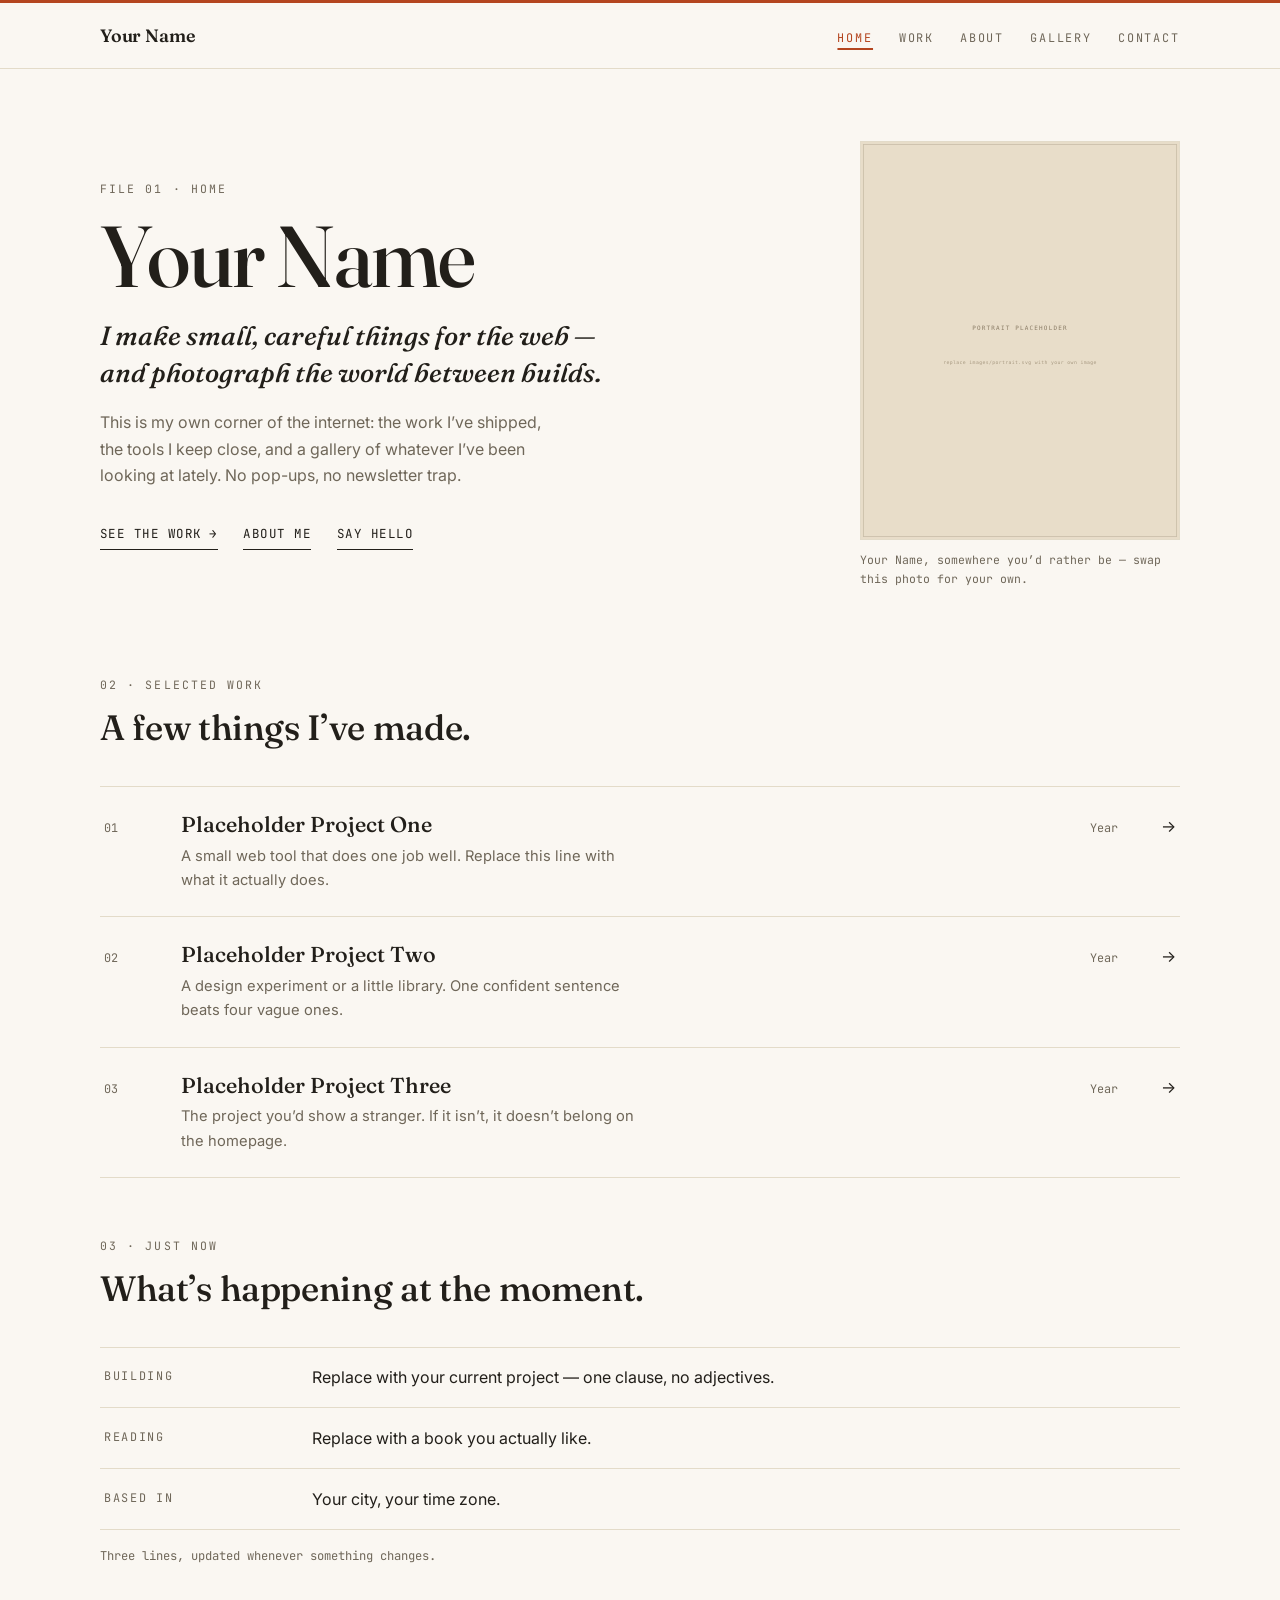
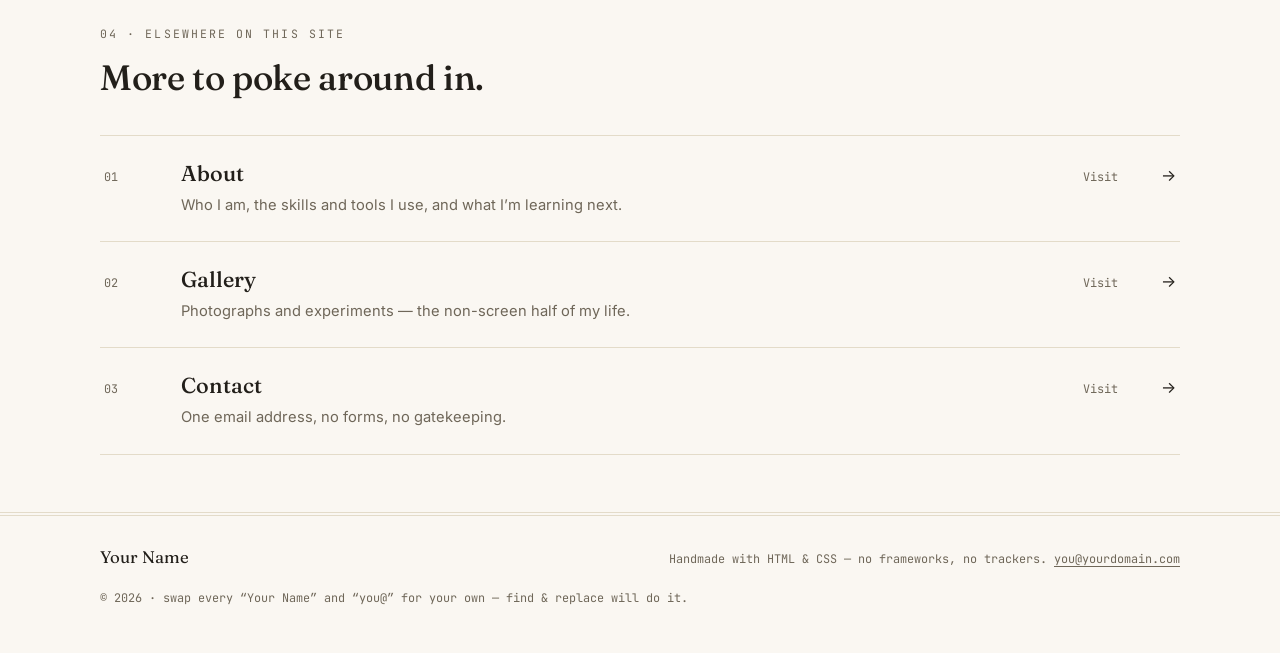
<file: index.html>
﻿<!DOCTYPE html>
<html lang="en">
<head>
    <meta charset="UTF-8">
    <meta name="viewport" content="width=device-width, initial-scale=1.0">
    <title>TEST</title>
    <meta name="description" content="The personal site of Your Name — projects, notes, skills and a gallery. Replace this description with your own.">

    <!-- EDIT: search this file for "Your Name", "you@yourdomain.com" and "#" links to swap in your details -->

    <link rel="icon" href='data:image/svg+xml,<svg xmlns="http://www.w3.org/2000/svg" viewBox="0 0 32 32"><rect width="32" height="32" fill="%23faf7f2"/><text x="16" y="22" font-family="Georgia" font-size="17" text-anchor="middle" fill="%23b4451f">Y</text></svg>'>

    <link rel="preconnect" href="https://fonts.googleapis.com">
    <link rel="preconnect" href="https://fonts.gstatic.com" crossorigin>
    <link href="https://fonts.googleapis.com/css2?family=Fraunces:ital,opsz,wght@0,9..144,400;0,9..144,500;0,9..144,600;1,9..144,500&family=Inter:wght@400;500&family=JetBrains+Mono:wght@400;500&display=swap" rel="stylesheet">

    <meta name="theme-color" content="#faf7f2">

    <link rel="stylesheet" href="css/style.css">
</head>
<body>
    <a class="skip" href="#main">Skip to content</a>

    <header class="site-header">
        <div class="wrap bar">
            <a class="brand" href="index.html">Your Name</a>
            <nav class="site-nav" aria-label="Primary">
                <ul>
                    <li><a href="index.html" aria-current="page">Home</a></li>
                    <li><a href="projects.html">Work</a></li>
                    <li><a href="about.html">About</a></li>
                    <li><a href="gallery.html">Gallery</a></li>
                    <li><a href="contact.html">Contact</a></li>
                </ul>
            </nav>
        </div>
    </header>

    <main id="main" class="wrap">

        <!-- Hero: big name, an italic tagline, one photo. EDIT the tagline -->
        <section class="hero" aria-label="Introduction">
            <div class="hero__intro">
                <p class="eyebrow">File 01 · Home</p>
                <h1 class="hero-name">Your Name</h1>
                <p class="hero-tag">I make small, careful things for the web — and photograph the world between builds.</p>
                <p class="lede">This is my own corner of the internet: the work I&rsquo;ve shipped, the tools I keep close, and a gallery of whatever I&rsquo;ve been looking at lately. No pop-ups, no newsletter trap.</p>
                <div class="hero-links">
                    <a class="arrow-link" href="projects.html">See the work <span class="arrow-link__sym" aria-hidden="true">&rarr;</span></a>
                    <a class="arrow-link" href="about.html">About me</a>
                    <a class="arrow-link" href="contact.html">Say hello</a>
                </div>
            </div>
            <figure class="photo">
                <!-- EDIT: replace images/portrait.svg with a real photo of you -->
                <img src="images/portrait.svg" alt="Portrait placeholder — replace with a photo of you" width="800" height="1000">
                <figcaption>Your Name, somewhere you&rsquo;d rather be &mdash; swap this photo for your own.</figcaption>
            </figure>
        </section>

        <!-- Selected work: an index of three favourite things -->
        <section class="section" aria-labelledby="sel-title">
            <header class="section-head">
                <p class="eyebrow">02 &middot; Selected work</p>
                <h2 class="section-title" id="sel-title">A few things I&rsquo;ve made.</h2>
            </header>
            <div class="index">
                <!-- EDIT: point each row at its real project (or replace them all) -->
                <a class="index__item" href="projects.html">
                    <span class="index__num" aria-hidden="true">01</span>
                    <span class="index__body">
                        <span class="index__title">Placeholder Project One</span>
                        <span class="index__desc">A small web tool that does one job well. Replace this line with what it actually does.</span>
                    </span>
                    <span class="index__year">Year</span>
                    <span class="index__arrow" aria-hidden="true">&rarr;</span>
                </a>
                <a class="index__item" href="projects.html">
                    <span class="index__num" aria-hidden="true">02</span>
                    <span class="index__body">
                        <span class="index__title">Placeholder Project Two</span>
                        <span class="index__desc">A design experiment or a little library. One confident sentence beats four vague ones.</span>
                    </span>
                    <span class="index__year">Year</span>
                    <span class="index__arrow" aria-hidden="true">&rarr;</span>
                </a>
                <a class="index__item" href="projects.html">
                    <span class="index__num" aria-hidden="true">03</span>
                    <span class="index__body">
                        <span class="index__title">Placeholder Project Three</span>
                        <span class="index__desc">The project you&rsquo;d show a stranger. If it isn&rsquo;t, it doesn&rsquo;t belong on the homepage.</span>
                    </span>
                    <span class="index__year">Year</span>
                    <span class="index__arrow" aria-hidden="true">&rarr;</span>
                </a>
            </div>
        </section>

        <!-- "Just now": three short, honest lines -->
        <section class="section" aria-labelledby="now-title">
            <header class="section-head">
                <p class="eyebrow">03 &middot; Just now</p>
                <h2 class="section-title" id="now-title">What&rsquo;s happening at the moment.</h2>
            </header>
            <dl class="rows">
                <div class="rows__item">
                    <dt>Building</dt>
                    <dd>Replace with your current project &mdash; one clause, no adjectives.&nbsp;</dd>
                </div>
                <div class="rows__item">
                    <dt>Reading</dt>
                    <dd>Replace with a book you actually like.&nbsp;</dd>
                </div>
                <div class="rows__item">
                    <dt>Based in</dt>
                    <dd>Your city, your time zone.&nbsp;</dd>
                </div>
            </dl>
            <p class="note" style="margin-top: 1rem;">Three lines, updated whenever something changes.</p>
        </section>

        <!-- Elsewhere on this site -->
        <section class="section" aria-labelledby="more-title">
            <header class="section-head">
                <p class="eyebrow">04 &middot; Elsewhere on this site</p>
                <h2 class="section-title" id="more-title">More to poke around in.</h2>
            </header>
            <div class="index">
                <a class="index__item" href="about.html">
                    <span class="index__num" aria-hidden="true">01</span>
                    <span class="index__body">
                        <span class="index__title">About</span>
                        <span class="index__desc">Who I am, the skills and tools I use, and what I&rsquo;m learning next.</span>
                    </span>
                    <span class="index__year">Visit</span>
                    <span class="index__arrow" aria-hidden="true">&rarr;</span>
                </a>
                <a class="index__item" href="gallery.html">
                    <span class="index__num" aria-hidden="true">02</span>
                    <span class="index__body">
                        <span class="index__title">Gallery</span>
                        <span class="index__desc">Photographs and experiments &mdash; the non-screen half of my life.</span>
                    </span>
                    <span class="index__year">Visit</span>
                    <span class="index__arrow" aria-hidden="true">&rarr;</span>
                </a>
                <a class="index__item" href="contact.html">
                    <span class="index__num" aria-hidden="true">03</span>
                    <span class="index__body">
                        <span class="index__title">Contact</span>
                        <span class="index__desc">One email address, no forms, no gatekeeping.</span>
                    </span>
                    <span class="index__year">Visit</span>
                    <span class="index__arrow" aria-hidden="true">&rarr;</span>
                </a>
            </div>
        </section>
    </main>

    <footer class="site-foot">
        <div class="wrap foot-inner">
            <p class="foot-brand">Your Name</p>
            <p>Handmade with HTML &amp; CSS &mdash; no frameworks, no trackers. <a href="mailto:you@yourdomain.com">you@yourdomain.com</a></p>
            <p>&copy; 2026 &middot; swap every &ldquo;Your Name&rdquo; and &ldquo;you@&rdquo; for your own &mdash; find &amp; replace will do it.</p>
        </div>
    </footer>

    <script src="js/script.js"></script>
</body>
</html>
</file>
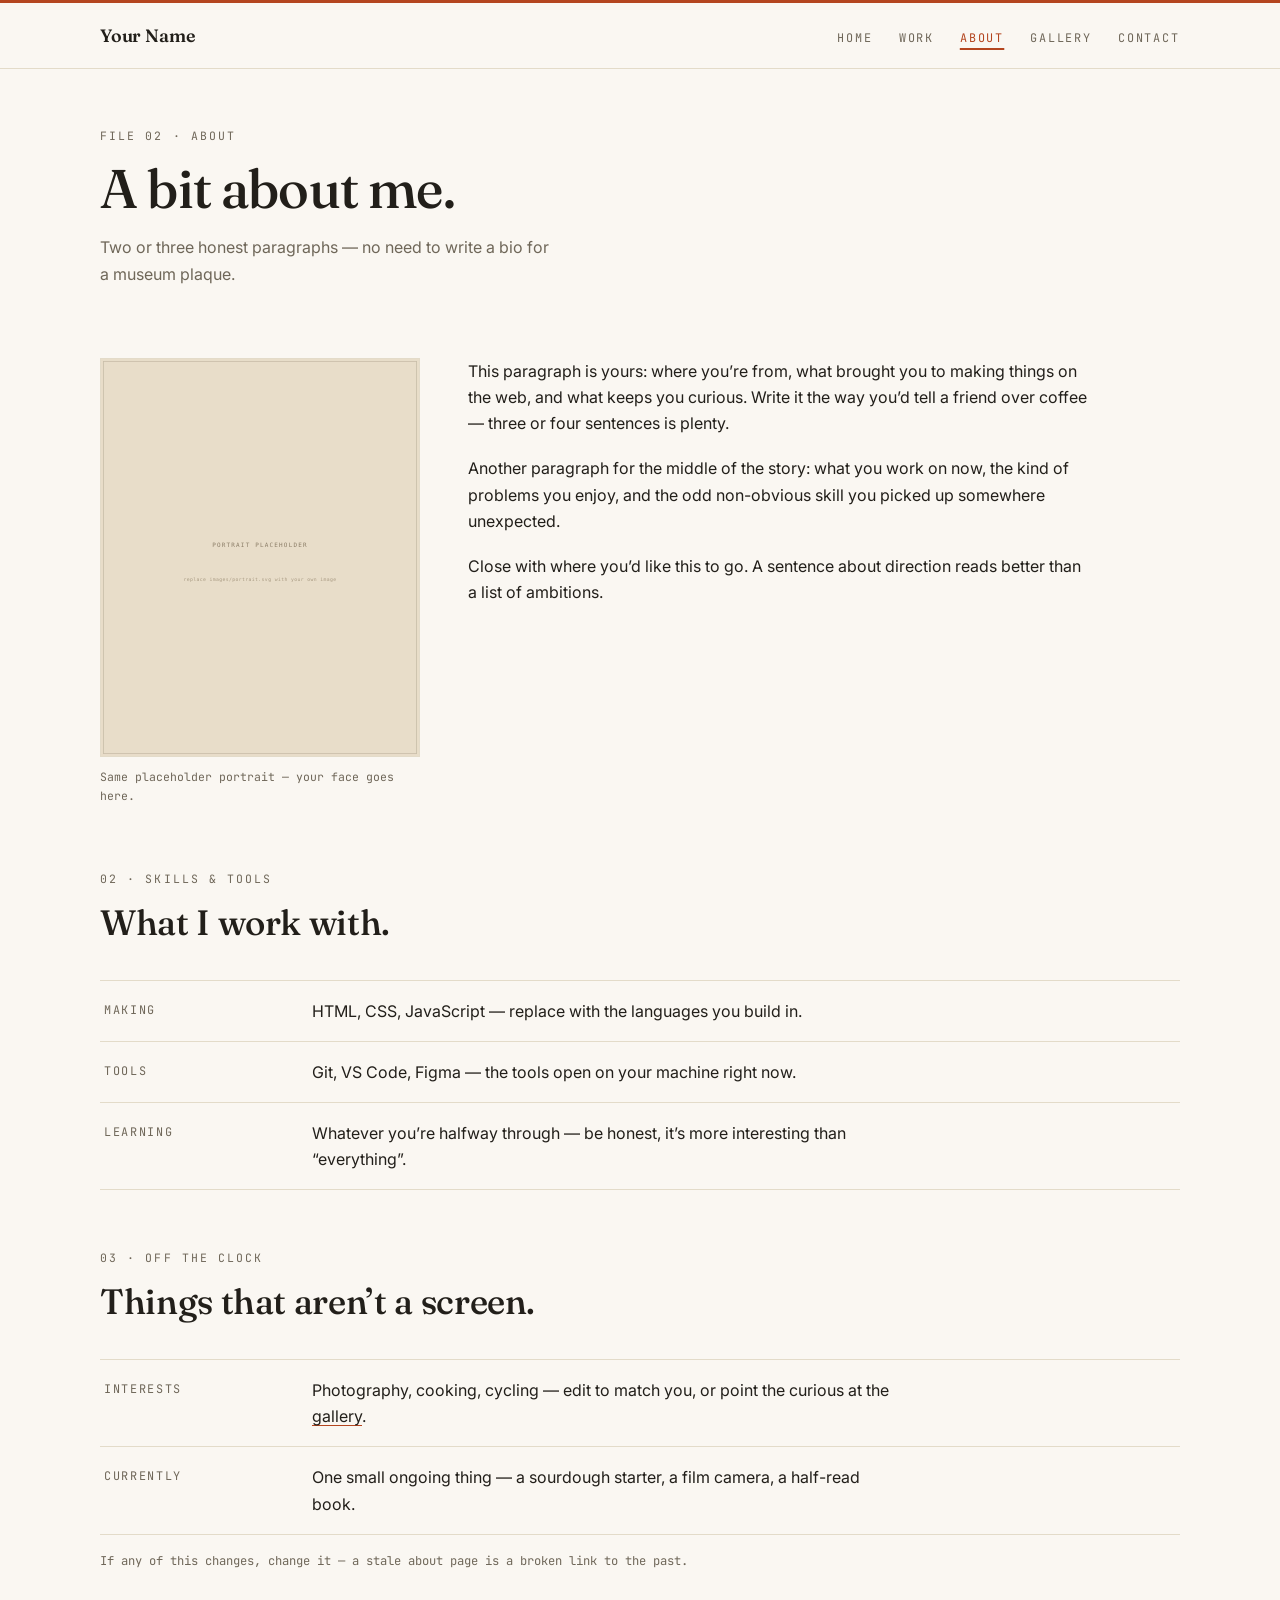
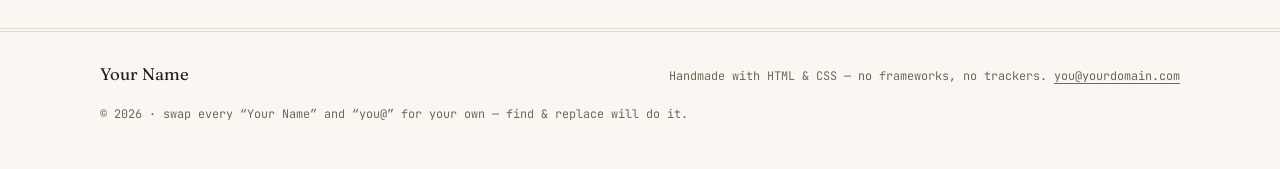
<file: about.html>
﻿<!DOCTYPE html>
<html lang="en">
<head>
    <meta charset="UTF-8">
    <meta name="viewport" content="width=device-width, initial-scale=1.0">
    <title></title>
    <meta name="description" content="Who I am, the skills and tools I use, and what I'm learning next. Replace this description with your own.">

    <!-- EDIT: search this file for "Your Name", "you@yourdomain.com" and "#" links to swap in your details -->

    <link rel="icon" href='data:image/svg+xml,<svg xmlns="http://www.w3.org/2000/svg" viewBox="0 0 32 32"><rect width="32" height="32" fill="%23faf7f2"/><text x="16" y="22" font-family="Georgia" font-size="17" text-anchor="middle" fill="%23b4451f">Y</text></svg>'>

    <link rel="preconnect" href="https://fonts.googleapis.com">
    <link rel="preconnect" href="https://fonts.gstatic.com" crossorigin>
    <link href="https://fonts.googleapis.com/css2?family=Fraunces:ital,opsz,wght@0,9..144,400;0,9..144,500;0,9..144,600;1,9..144,500&family=Inter:wght@400;500&family=JetBrains+Mono:wght@400;500&display=swap" rel="stylesheet">

    <meta name="theme-color" content="#faf7f2">

    <link rel="stylesheet" href="css/style.css">
</head>
<body>
    <a class="skip" href="#main">Skip to content</a>

    <header class="site-header">
        <div class="wrap bar">
            <a class="brand" href="index.html">Your Name</a>
            <nav class="site-nav" aria-label="Primary">
                <ul>
                    <li><a href="index.html">Home</a></li>
                    <li><a href="projects.html">Work</a></li>
                    <li><a href="about.html" aria-current="page">About</a></li>
                    <li><a href="gallery.html">Gallery</a></li>
                    <li><a href="contact.html">Contact</a></li>
                </ul>
            </nav>
        </div>
    </header>

    <main id="main" class="wrap">

        <header class="page-head">
            <p class="eyebrow">File 02 · About</p>
            <h1>A bit about me.</h1>
            <p class="lede">Two or three honest paragraphs &mdash; no need to write a bio for a museum plaque.</p>
        </header>

        <section class="about-grid section" aria-label="About me">
            <figure class="photo">
                <!-- EDIT: replace images/portrait.svg with a real photo of you -->
                <img src="images/portrait.svg" alt="Portrait placeholder — replace with a photo of you" width="800" height="1000">
                <figcaption>Same placeholder portrait &mdash; your face goes here.</figcaption>
            </figure>

            <div class="prose">
                <!-- EDIT: your story, in your own voice -->
                <p>This paragraph is yours: where you&rsquo;re from, what brought you to making things on the web, and what keeps you curious. Write it the way you&rsquo;d tell a friend over coffee &mdash; three or four sentences is plenty.</p>
                <p>Another paragraph for the middle of the story: what you work on now, the kind of problems you enjoy, and the odd non-obvious skill you picked up somewhere unexpected.</p>
                <p>Close with where you&rsquo;d like this to go. A sentence about direction reads better than a list of ambitions.</p>
            </div>
        </section>

        <!-- Skills & tools: a plain index of rows, easy to edit -->
        <section class="section" aria-labelledby="skills-title">
            <header class="section-head">
                <p class="eyebrow">02 &middot; Skills &amp; tools</p>
                <h2 class="section-title" id="skills-title">What I work with.</h2>
            </header>
            <dl class="rows">
                <!-- EDIT: replace each line with your real stack -->
                <div class="rows__item">
                    <dt>Making</dt>
                    <dd>HTML, CSS, JavaScript &mdash; replace with the languages you build in.</dd>
                </div>
                <div class="rows__item">
                    <dt>Tools</dt>
                    <dd>Git, VS&nbsp;Code, Figma &mdash; the tools open on your machine right now.</dd>
                </div>
                <div class="rows__item">
                    <dt>Learning</dt>
                    <dd>Whatever you&rsquo;re halfway through &mdash; be honest, it&rsquo;s more interesting than &ldquo;everything&rdquo;.</dd>
                </div>
            </dl>
        </section>

        <section class="section" aria-labelledby="off-title">
            <header class="section-head">
                <p class="eyebrow">03 &middot; Off the clock</p>
                <h2 class="section-title" id="off-title">Things that aren&rsquo;t a screen.</h2>
            </header>
            <dl class="rows">
                <div class="rows__item">
                    <dt>Interests</dt>
                    <dd>Photography, cooking, cycling &mdash; edit to match you, or point the curious at the <a href="gallery.html">gallery</a>.</dd>
                </div>
                <div class="rows__item">
                    <dt>Currently</dt>
                    <dd>One small ongoing thing &mdash; a sourdough starter, a film camera, a half-read book.</dd>
                </div>
            </dl>
            <p class="note" style="margin-top: 1rem;">If any of this changes, change it &mdash; a stale about page is a broken link to the past.</p>
        </section>
    </main>

    <footer class="site-foot">
        <div class="wrap foot-inner">
            <p class="foot-brand">Your Name</p>
            <p>Handmade with HTML &amp; CSS &mdash; no frameworks, no trackers. <a href="mailto:you@yourdomain.com">you@yourdomain.com</a></p>
            <p>&copy; 2026 &middot; swap every &ldquo;Your Name&rdquo; and &ldquo;you@&rdquo; for your own &mdash; find &amp; replace will do it.</p>
        </div>
    </footer>

    <script src="js/script.js"></script>
</body>
</html>
</file>
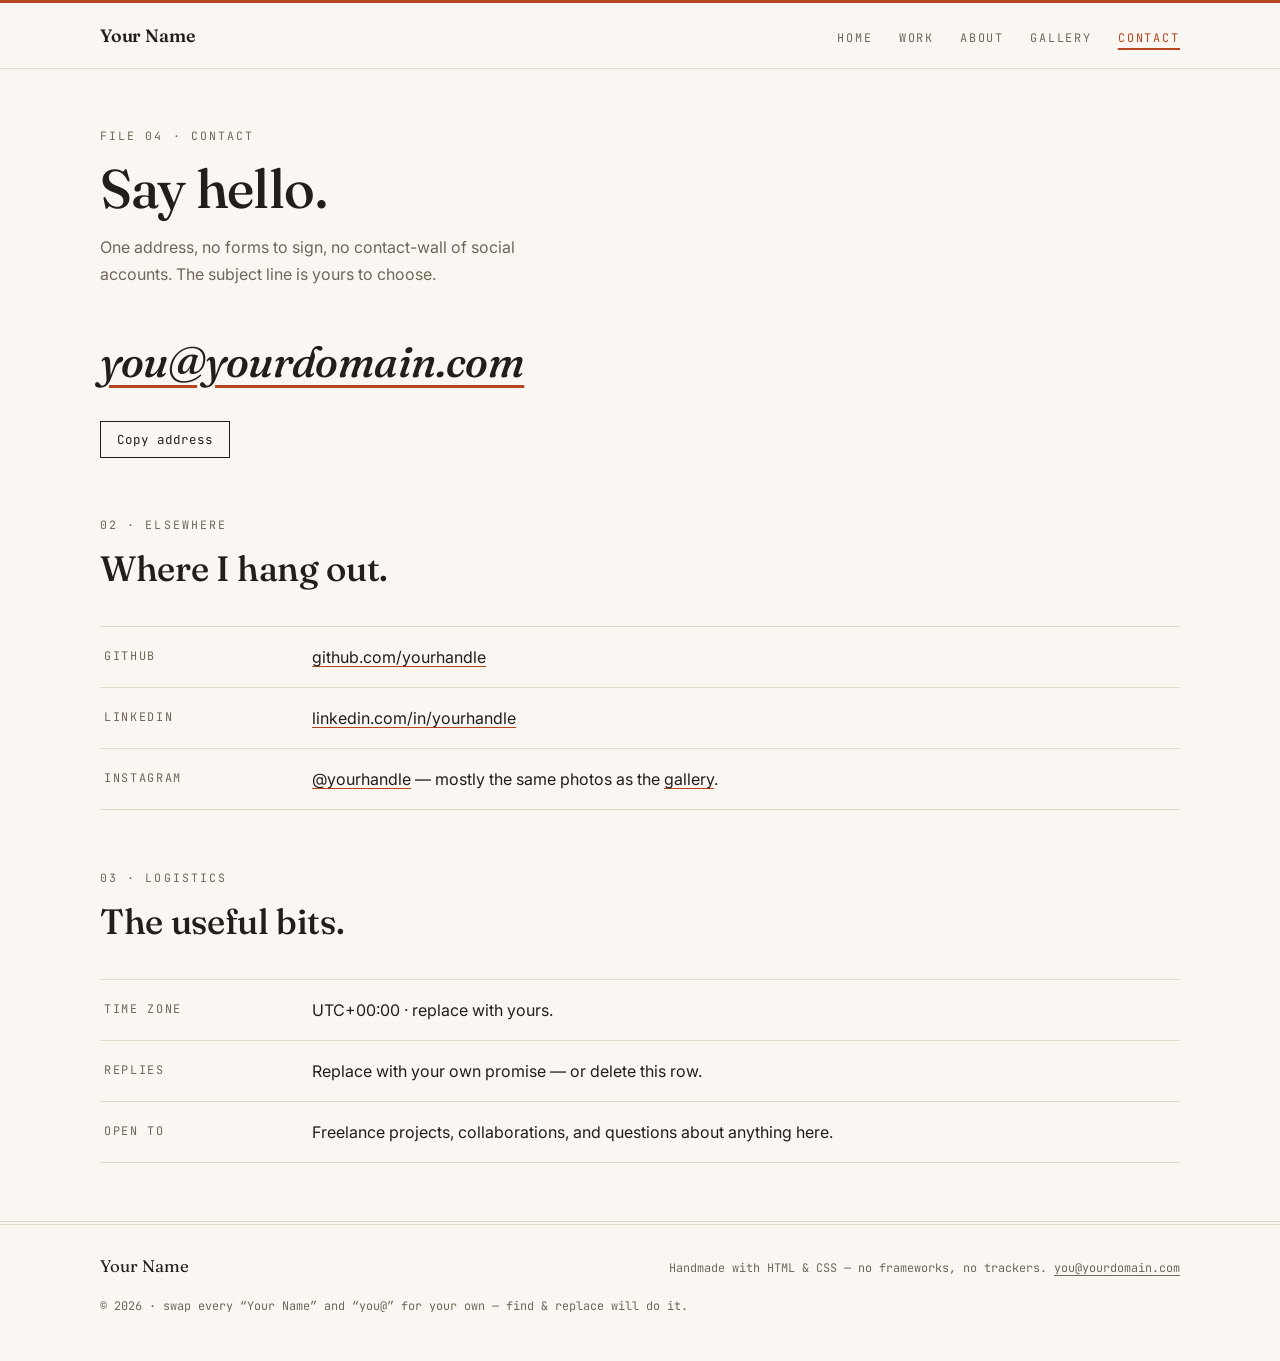
<file: contact.html>
﻿<!DOCTYPE html>
<html lang="en">
<head>
    <meta charset="UTF-8">
    <meta name="viewport" content="width=device-width, initial-scale=1.0">
    <title>Contact — Your Name</title>
    <meta name="description" content="How to reach Your Name — one email, a few links, no forms. Replace this description with your own.">

    <!-- EDIT: search this file for "Your Name", "you@yourdomain.com" and "#" links to swap in your details -->

    <link rel="icon" href='data:image/svg+xml,<svg xmlns="http://www.w3.org/2000/svg" viewBox="0 0 32 32"><rect width="32" height="32" fill="%23faf7f2"/><text x="16" y="22" font-family="Georgia" font-size="17" text-anchor="middle" fill="%23b4451f">Y</text></svg>'>

    <link rel="preconnect" href="https://fonts.googleapis.com">
    <link rel="preconnect" href="https://fonts.gstatic.com" crossorigin>
    <link href="https://fonts.googleapis.com/css2?family=Fraunces:ital,opsz,wght@0,9..144,400;0,9..144,500;0,9..144,600;1,9..144,500&family=Inter:wght@400;500&family=JetBrains+Mono:wght@400;500&display=swap" rel="stylesheet">

    <meta name="theme-color" content="#faf7f2">

    <link rel="stylesheet" href="css/style.css">
</head>
<body>
    <a class="skip" href="#main">Skip to content</a>

    <header class="site-header">
        <div class="wrap bar">
            <a class="brand" href="index.html">Your Name</a>
            <nav class="site-nav" aria-label="Primary">
                <ul>
                    <li><a href="index.html">Home</a></li>
                    <li><a href="projects.html">Work</a></li>
                    <li><a href="about.html">About</a></li>
                    <li><a href="gallery.html">Gallery</a></li>
                    <li><a href="contact.html" aria-current="page">Contact</a></li>
                </ul>
            </nav>
        </div>
    </header>

    <main id="main" class="wrap">

        <header class="page-head">
            <p class="eyebrow">File 04 · Contact</p>
            <h1>Say hello.</h1>
            <p class="lede">One address, no forms to sign, no contact-wall of social accounts. The subject line is yours to choose.</p>
        </header>

        <section class="section" aria-label="Email" style="padding-top: 2rem;">
            <!-- EDIT: replace every "you@yourdomain.com" with your real address -->
            <p class="contact-mail">
                <a href="mailto:you@yourdomain.com" title="Opens your mail app">you@yourdomain.com</a>
            </p>
            <div class="contact-actions">
                <button type="button" class="copy-btn" data-copy="you@yourdomain.com">Copy address</button>
                <span id="copy-note" role="status" aria-live="polite"></span>
            </div>
        </section>

        <section class="section" aria-labelledby="elsewhere-title">
            <header class="section-head">
                <p class="eyebrow">02 &middot; Elsewhere</p>
                <h2 class="section-title" id="elsewhere-title">Where I hang out.</h2>
            </header>
            <dl class="rows">
                <!-- EDIT: replace the # links and handles with your real accounts -->
                <div class="rows__item">
                    <dt>GitHub</dt>
                    <dd><a href="#" title="Replace with your GitHub profile link">github.com/yourhandle</a></dd>
                </div>
                <div class="rows__item">
                    <dt>LinkedIn</dt>
                    <dd><a href="#" title="Replace with your LinkedIn profile link">linkedin.com/in/yourhandle</a></dd>
                </div>
                <div class="rows__item">
                    <dt>Instagram</dt>
                    <dd><a href="#" title="Replace with your Instagram profile link">@yourhandle</a> &mdash; mostly the same photos as the <a href="gallery.html">gallery</a>.</dd>
                </div>
            </dl>
        </section>

        <section class="section" aria-labelledby="logistics-title">
            <header class="section-head">
                <p class="eyebrow">03 &middot; Logistics</p>
                <h2 class="section-title" id="logistics-title">The useful bits.</h2>
            </header>
            <dl class="rows">
                <!-- EDIT: keep, delete or change these rows freely -->
                <div class="rows__item">
                    <dt>Time zone</dt>
                    <dd>UTC+00:00 &middot; replace with yours.</dd>
                </div>
                <div class="rows__item">
                    <dt>Replies</dt>
                    <dd>Replace with your own promise &mdash; or delete this row.</dd>
                </div>
                <div class="rows__item">
                    <dt>Open to</dt>
                    <dd>Freelance projects, collaborations, and questions about anything here.</dd>
                </div>
            </dl>
        </section>
    </main>

    <footer class="site-foot">
        <div class="wrap foot-inner">
            <p class="foot-brand">Your Name</p>
            <p>Handmade with HTML &amp; CSS &mdash; no frameworks, no trackers. <a href="mailto:you@yourdomain.com">you@yourdomain.com</a></p>
            <p>&copy; 2026 &middot; swap every &ldquo;Your Name&rdquo; and &ldquo;you@&rdquo; for your own &mdash; find &amp; replace will do it.</p>
        </div>
    </footer>

    <script src="js/script.js"></script>
</body>
</html>
</file>
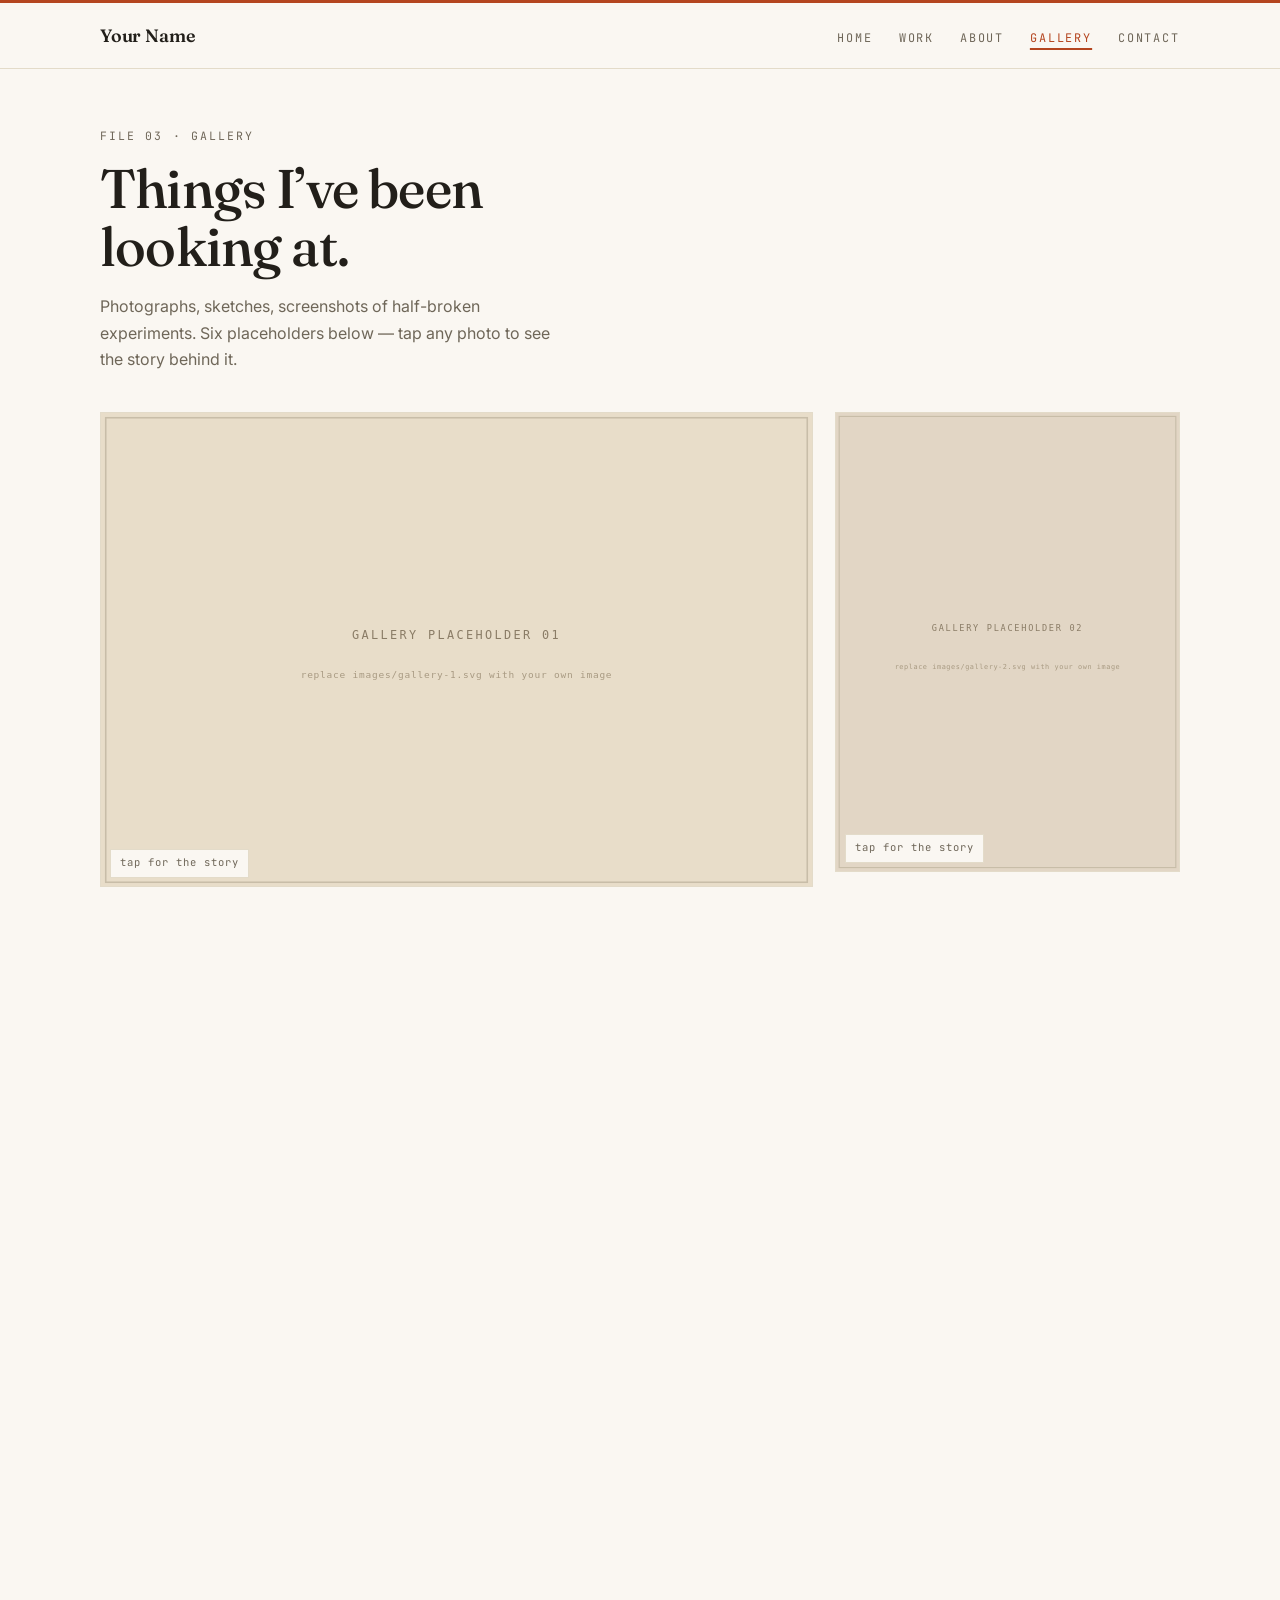
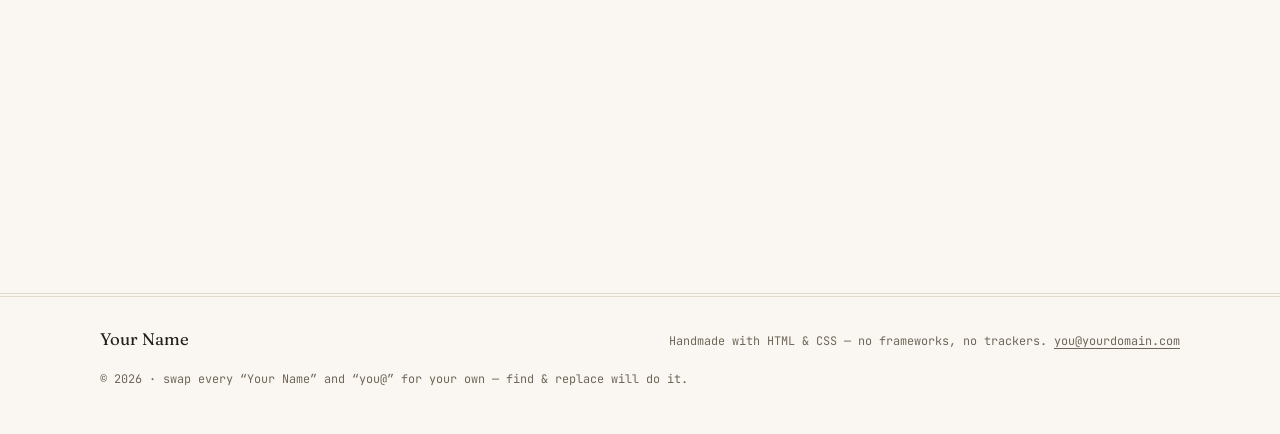
<file: gallery.html>
﻿<!DOCTYPE html>
<html lang="en">
<head>
    <meta charset="UTF-8">
    <meta name="viewport" content="width=device-width, initial-scale=1.0">
    <title>Gallery — Your Name</title>
    <meta name="description" content="Photographs, sketches and experiments by Your Name. Replace this description with your own.">

    <!-- EDIT: search this file for "Your Name", "you@yourdomain.com" and "#" links to swap in your details -->

    <link rel="icon" href='data:image/svg+xml,<svg xmlns="http://www.w3.org/2000/svg" viewBox="0 0 32 32"><rect width="32" height="32" fill="%23faf7f2"/><text x="16" y="22" font-family="Georgia" font-size="17" text-anchor="middle" fill="%23b4451f">Y</text></svg>'>

    <link rel="preconnect" href="https://fonts.googleapis.com">
    <link rel="preconnect" href="https://fonts.gstatic.com" crossorigin>
    <link href="https://fonts.googleapis.com/css2?family=Fraunces:ital,opsz,wght@0,9..144,400;0,9..144,500;0,9..144,600;1,9..144,500&family=Inter:wght@400;500&family=JetBrains+Mono:wght@400;500&display=swap" rel="stylesheet">

    <meta name="theme-color" content="#faf7f2">

    <link rel="stylesheet" href="css/style.css">
</head>
<body>
    <a class="skip" href="#main">Skip to content</a>

    <header class="site-header">
        <div class="wrap bar">
            <a class="brand" href="index.html">Your Name</a>
            <nav class="site-nav" aria-label="Primary">
                <ul>
                    <li><a href="index.html">Home</a></li>
                    <li><a href="projects.html">Work</a></li>
                    <li><a href="about.html">About</a></li>
                    <li><a href="gallery.html" aria-current="page">Gallery</a></li>
                    <li><a href="contact.html">Contact</a></li>
                </ul>
            </nav>
        </div>
    </header>

    <main id="main" class="wrap">

        <header class="page-head">
            <p class="eyebrow">File 03 · Gallery</p>
            <h1>Things I&rsquo;ve been looking&nbsp;at.</h1>
            <p class="lede">Photographs, sketches, screenshots of half-broken experiments. Six placeholders below &mdash; tap any photo to see the story behind it.</p>
        </header>

        <!-- Flip cards: an uneven grid where every picture turns around
             to show the story behind it. Pure CSS, no JavaScript:
             the hidden checkbox drives the flip, so keyboard users can
             Tab to a photo and press Space to turn it over.
             Layout classes: g-wide (4 cols), g-narrow (2 cols),
             g-half (3 cols), plus an aspect-ratio class (xar-*) that
             is duplicated on both faces so the card keeps its shape.
             Rearrange freely. -->
        <section class="gallery" aria-label="Photo gallery">
            <!-- EDIT: replace each SVG with a real image and write the real story -->
            <figure class="flip g-wide">
                <input type="checkbox" id="flip-1" class="flip__input" aria-label="Show the story behind photo 1">
                <label class="flip__inner" for="flip-1">
                    <span class="flip__front">
                        <span class="xar-32 flip__frame" aria-hidden="true">
                            <img src="images/gallery-1.svg" alt="Placeholder — replace with a photograph and describe it here" width="900" height="600">
                            <em class="flip__hint">tap for the story</em>
                        </span>
                    </span>
                    <span class="flip__back xar-32">
                        <b class="flip__num" aria-hidden="true">01</b>
                        <p class="flip__story">The story behind this photo goes here — what happened, why the shutter went off, whatever sticks in memory. Three honest sentences beat a paragraph of mood-words. <!-- EDIT --></p>
                        <em class="flip__hint">tap to flip back</em>
                    </span>
                </label>
            </figure>
            <figure class="flip g-narrow">
                <input type="checkbox" id="flip-2" class="flip__input" aria-label="Show the story behind photo 2">
                <label class="flip__inner" for="flip-2">
                    <span class="flip__front">
                        <span class="xar-34 flip__frame" aria-hidden="true">
                            <img src="images/gallery-2.svg" alt="Placeholder — replace with a photograph and describe it here" width="600" height="800">
                            <em class="flip__hint">tap for the story</em>
                        </span>
                    </span>
                    <span class="flip__back xar-34">
                        <b class="flip__num" aria-hidden="true">02</b>
                        <p class="flip__story">A detail worth noticing went by and the camera caught it. Edit freely. <!-- EDIT --></p>
                        <em class="flip__hint">tap to flip back</em>
                    </span>
                </label>
            </figure>
            <figure class="flip g-narrow">
                <input type="checkbox" id="flip-3" class="flip__input" aria-label="Show the story behind photo 3">
                <label class="flip__inner" for="flip-3">
                    <span class="flip__front">
                        <span class="xar-11 flip__frame" aria-hidden="true">
                            <img src="images/gallery-3.svg" alt="Placeholder — replace with a photograph and describe it here" width="600" height="600">
                            <em class="flip__hint">tap for the story</em>
                        </span>
                    </span>
                    <span class="flip__back xar-11">
                        <b class="flip__num" aria-hidden="true">03</b>
                        <p class="flip__story">Something non-screen: replace this with the story. <!-- EDIT --></p>
                        <em class="flip__hint">tap to flip back</em>
                    </span>
                </label>
            </figure>
            <figure class="flip g-wide">
                <input type="checkbox" id="flip-4" class="flip__input" aria-label="Show the story behind photo 4">
                <label class="flip__inner" for="flip-4">
                    <span class="flip__front">
                        <span class="xar-32 flip__frame" aria-hidden="true">
                            <img src="images/gallery-4.svg" alt="Placeholder — replace with a photograph and describe it here" width="900" height="600">
                            <em class="flip__hint">tap for the story</em>
                        </span>
                    </span>
                    <span class="flip__back xar-32">
                        <b class="flip__num" aria-hidden="true">04</b>
                        <p class="flip__story">Or an experiment that worked — write down what it was. <!-- EDIT --></p>
                        <em class="flip__hint">tap to flip back</em>
                    </span>
                </label>
            </figure>
            <figure class="flip g-half">
                <input type="checkbox" id="flip-5" class="flip__input" aria-label="Show the story behind photo 5">
                <label class="flip__inner" for="flip-5">
                    <span class="flip__front">
                        <span class="xar-43 flip__frame" aria-hidden="true">
                            <img src="images/gallery-5.svg" alt="Placeholder — replace with a photograph and describe it here" width="800" height="600">
                            <em class="flip__hint">tap for the story</em>
                        </span>
                    </span>
                    <span class="flip__back xar-43">
                        <b class="flip__num" aria-hidden="true">05</b>
                        <p class="flip__story">Keep stories short and honest. <!-- EDIT --></p>
                        <em class="flip__hint">tap to flip back</em>
                    </span>
                </label>
            </figure>
            <figure class="flip g-half">
                <input type="checkbox" id="flip-6" class="flip__input" aria-label="Show the story behind photo 6">
                <label class="flip__inner" for="flip-6">
                    <span class="flip__front">
                        <span class="xar-43 flip__frame" aria-hidden="true">
                            <img src="images/gallery-6.svg" alt="Placeholder — replace with a photograph and describe it here" width="800" height="600">
                            <em class="flip__hint">tap for the story</em>
                        </span>
                    </span>
                    <span class="flip__back xar-43">
                        <b class="flip__num" aria-hidden="true">06</b>
                        <p class="flip__story">The last one, until the next walk. <!-- EDIT --></p>
                        <em class="flip__hint">tap to flip back</em>
                    </span>
                </label>
            </figure>
        </section>
    </main>

    <footer class="site-foot">
        <div class="wrap foot-inner">
            <p class="foot-brand">Your Name</p>
            <p>Handmade with HTML &amp; CSS &mdash; no frameworks, no trackers. <a href="mailto:you@yourdomain.com">you@yourdomain.com</a></p>
            <p>&copy; 2026 &middot; swap every &ldquo;Your Name&rdquo; and &ldquo;you@&rdquo; for your own &mdash; find &amp; replace will do it.</p>
        </div>
    </footer>

    <script src="js/script.js"></script>
</body>
</html>
</file>
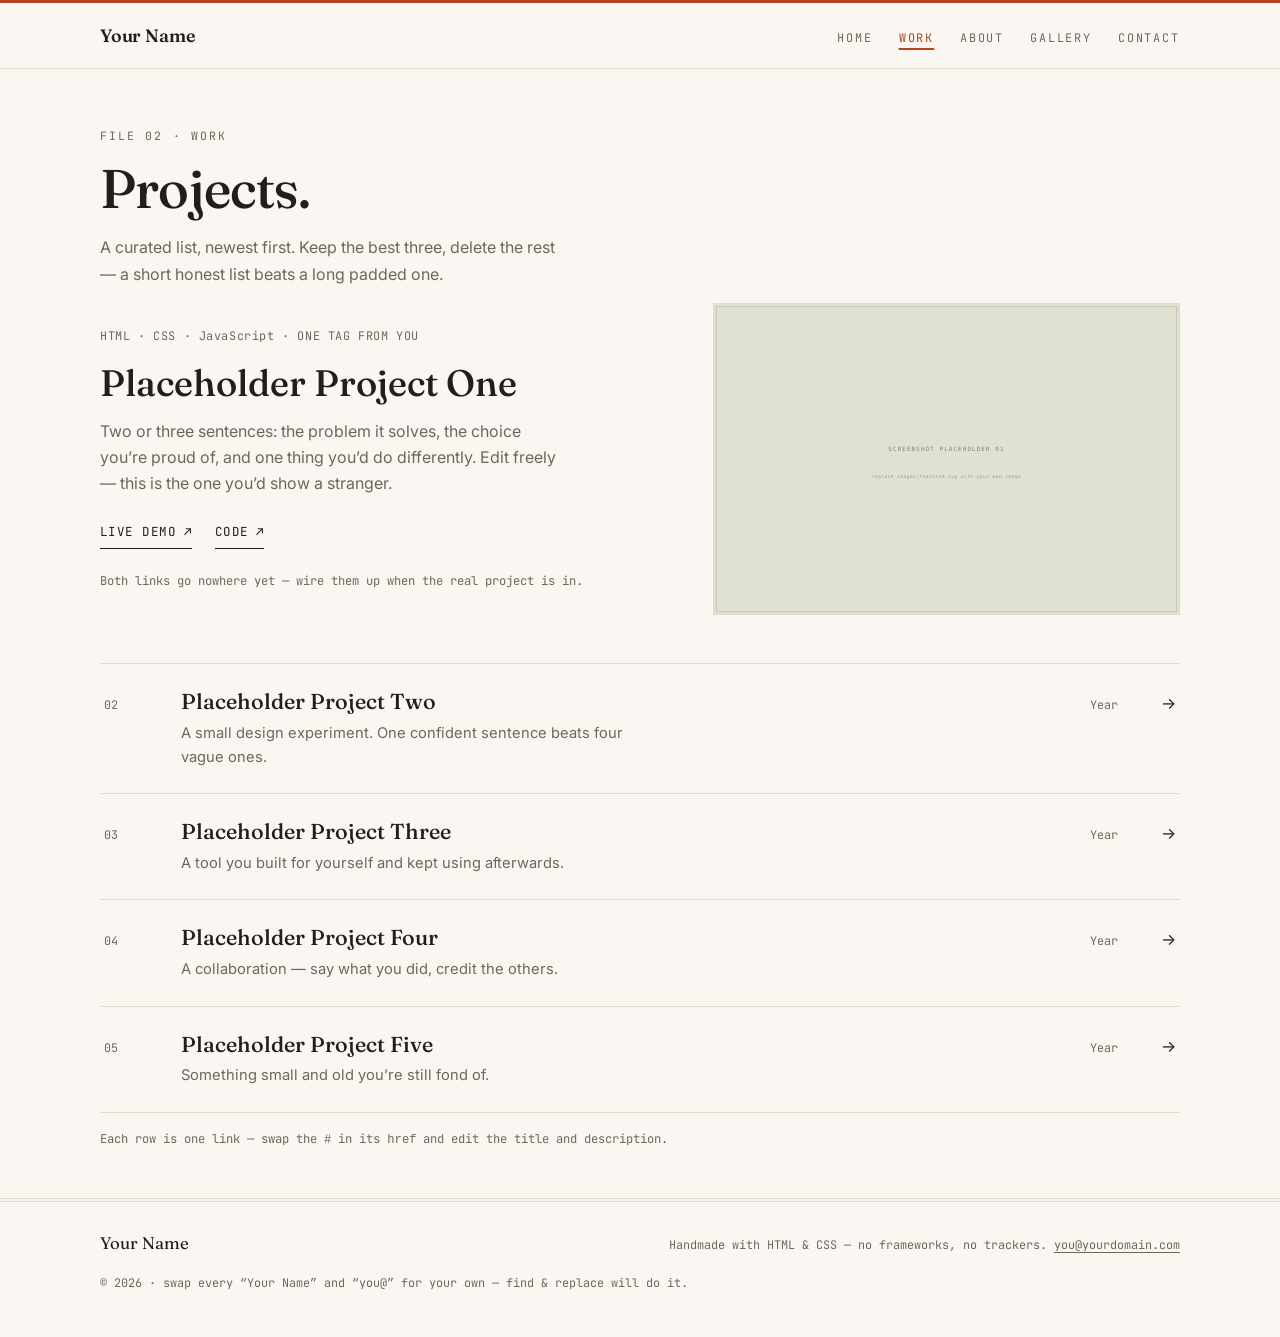
<file: projects.html>
﻿<!DOCTYPE html>
<html lang="en">
<head>
    <meta charset="UTF-8">
    <meta name="viewport" content="width=device-width, initial-scale=1.0">
    <title>Projects — Your Name</title>
    <meta name="description" content="Selected projects by Your Name. Replace this description with your own.">

    <!-- EDIT: search this file for "Your Name", "you@yourdomain.com" and "#" links to swap in your details -->

    <link rel="icon" href='data:image/svg+xml,<svg xmlns="http://www.w3.org/2000/svg" viewBox="0 0 32 32"><rect width="32" height="32" fill="%23faf7f2"/><text x="16" y="22" font-family="Georgia" font-size="17" text-anchor="middle" fill="%23b4451f">Y</text></svg>'>

    <link rel="preconnect" href="https://fonts.googleapis.com">
    <link rel="preconnect" href="https://fonts.gstatic.com" crossorigin>
    <link href="https://fonts.googleapis.com/css2?family=Fraunces:ital,opsz,wght@0,9..144,400;0,9..144,500;0,9..144,600;1,9..144,500&family=Inter:wght@400;500&family=JetBrains+Mono:wght@400;500&display=swap" rel="stylesheet">

    <meta name="theme-color" content="#faf7f2">

    <link rel="stylesheet" href="css/style.css">
</head>
<body>
    <a class="skip" href="#main">Skip to content</a>

    <header class="site-header">
        <div class="wrap bar">
            <a class="brand" href="index.html">Your Name</a>
            <nav class="site-nav" aria-label="Primary">
                <ul>
                    <li><a href="index.html">Home</a></li>
                    <li><a href="projects.html" aria-current="page">Work</a></li>
                    <li><a href="about.html">About</a></li>
                    <li><a href="gallery.html">Gallery</a></li>
                    <li><a href="contact.html">Contact</a></li>
                </ul>
            </nav>
        </div>
    </header>

    <main id="main" class="wrap">

        <header class="page-head">
            <p class="eyebrow">File 02 · Work</p>
            <h1>Projects.</h1>
            <p class="lede">A curated list, newest first. Keep the best three, delete the rest &mdash; a short honest list beats a long padded one.</p>
        </header>

        <!-- Featured project: one screenshot, one story -->
        <article class="featured" aria-labelledby="feat-title">
            <div>
                <p class="tagrow">HTML &middot; CSS &middot; JavaScript &middot; ONE TAG FROM YOU</p>
                <h2 id="feat-title">Placeholder Project One</h2>
                <p class="lede">Two or three sentences: the problem it solves, the choice you&rsquo;re proud of, and one thing you&rsquo;d do differently. Edit freely &mdash; this is the one you&rsquo;d show a stranger.</p>
                <div class="featured__links">
                    <!-- EDIT: replace both # links with your live demo and repository -->
                    <a class="arrow-link" href="#" title="Replace with your live demo URL">Live demo <span class="arrow-link__sym" aria-hidden="true">&nearr;</span></a>
                    <a class="arrow-link" href="#" title="Replace with your repository URL">Code <span class="arrow-link__sym" aria-hidden="true">&nearr;</span></a>
                </div>
                <p class="note featured__note">Both links go nowhere yet &mdash; wire them up when the real project is in.</p>
            </div>
            <!-- EDIT: replace images/featured.svg with a real screenshot -->
            <figure>
                <img src="images/featured.svg" alt="Screenshot placeholder for Placeholder Project One — replace with a real screenshot" width="1200" height="800">
            </figure>
        </article>

        <!-- The rest: a plain index, one row per project -->
        <section id="project-list" aria-label="More projects">
            <div class="index">
                <!-- EDIT: repeat a row per project; delete rows you don't need -->
                <a class="index__item" href="#" title="Replace with your project link">
                    <span class="index__num" aria-hidden="true">02</span>
                    <span class="index__body">
                        <span class="index__title">Placeholder Project Two</span>
                        <span class="index__desc">A small design experiment. One confident sentence beats four vague ones.</span>
                    </span>
                    <span class="index__year">Year</span>
                    <span class="index__arrow" aria-hidden="true">&rarr;</span>
                </a>
                <a class="index__item" href="#" title="Replace with your project link">
                    <span class="index__num" aria-hidden="true">03</span>
                    <span class="index__body">
                        <span class="index__title">Placeholder Project Three</span>
                        <span class="index__desc">A tool you built for yourself and kept using afterwards.</span>
                    </span>
                    <span class="index__year">Year</span>
                    <span class="index__arrow" aria-hidden="true">&rarr;</span>
                </a>
                <a class="index__item" href="#" title="Replace with your project link">
                    <span class="index__num" aria-hidden="true">04</span>
                    <span class="index__body">
                        <span class="index__title">Placeholder Project Four</span>
                        <span class="index__desc">A collaboration &mdash; say what you did, credit the others.</span>
                    </span>
                    <span class="index__year">Year</span>
                    <span class="index__arrow" aria-hidden="true">&rarr;</span>
                </a>
                <a class="index__item" href="#" title="Replace with your project link">
                    <span class="index__num" aria-hidden="true">05</span>
                    <span class="index__body">
                        <span class="index__title">Placeholder Project Five</span>
                        <span class="index__desc">Something small and old you&rsquo;re still fond of.</span>
                    </span>
                    <span class="index__year">Year</span>
                    <span class="index__arrow" aria-hidden="true">&rarr;</span>
                </a>
            </div>
            <p class="note" style="margin-top: 1rem;">Each row is one link &mdash; swap the <code>#</code> in its <code>href</code> and edit the title and description.</p>
        </section>
    </main>

    <footer class="site-foot">
        <div class="wrap foot-inner">
            <p class="foot-brand">Your Name</p>
            <p>Handmade with HTML &amp; CSS &mdash; no frameworks, no trackers. <a href="mailto:you@yourdomain.com">you@yourdomain.com</a></p>
            <p>&copy; 2026 &middot; swap every &ldquo;Your Name&rdquo; and &ldquo;you@&rdquo; for your own &mdash; find &amp; replace will do it.</p>
        </div>
    </footer>

    <script src="js/script.js"></script>
</body>
</html>
</file>
<file: css/style.css>
/* Warm-editorial stylesheet. Tokens in :root drive the whole site. */

:root {
    --paper: #faf7f2;
    --paper-2: #f2ecdf;
    --ink: #221f1a;
    --muted: #6f6759;
    --line: #e3dbc9;
    --accent: #b4451f;
    --serif: "Fraunces", Georgia, "Times New Roman", serif;
    --sans: "Inter", system-ui, -apple-system, "Segoe UI", Arial, sans-serif;
    --mono: "JetBrains Mono", ui-monospace, Consolas, monospace;
}

/* ---------- Base ---------- */

* { margin: 0; padding: 0; box-sizing: border-box; }
html { scroll-behavior: smooth; }

body {
    font-family: var(--sans);
    font-size: 1rem;
    line-height: 1.65;
    color: var(--ink);
    background: var(--paper);
    border-top: 3px solid var(--accent);
}

img { display: block; width: 100%; height: auto; }
a { color: var(--ink); }
::selection { background: var(--accent); color: var(--paper); }
:focus-visible { outline: 2px solid var(--accent); outline-offset: 3px; }

.wrap { width: min(1080px, 100% - 3rem); margin-inline: auto; }

/* mono uppercase label */
.eyebrow {
    font-family: var(--mono);
    font-size: 0.72rem;
    letter-spacing: 0.18em;
    text-transform: uppercase;
    color: var(--muted);
    white-space: nowrap;
}

.note { font-family: var(--mono); font-size: 0.76rem; color: var(--muted); }

.skip {
    position: absolute;
    top: 0.75rem;
    left: 0.75rem;
    z-index: 50;
    transform: translateY(-250%);
    background: var(--ink);
    color: var(--paper);
    padding: 0.6rem 1rem;
    font-size: 0.85rem;
    text-decoration: none;
    transition: transform 0.15s ease;
}

.skip:focus { transform: none; }

/* ---------- Header / navigation ---------- */

.site-header { border-bottom: 1px solid var(--line); }

.bar {
    display: flex;
    align-items: center;
    justify-content: space-between;
    flex-wrap: wrap;
    gap: 0.4rem 2rem;
    padding: 1.15rem 0 1.05rem;
}

.brand {
    font-family: var(--serif);
    font-weight: 600;
    font-size: 1.12rem;
    text-decoration: none;
    letter-spacing: -0.01em;
}

.brand:hover { color: var(--accent); }

.site-nav ul { list-style: none; display: flex; flex-wrap: wrap; gap: 1.6rem; }

.site-nav a {
    font-family: var(--mono);
    font-size: 0.74rem;
    letter-spacing: 0.16em;
    text-transform: uppercase;
    text-decoration: none;
    color: var(--muted);
    padding-bottom: 0.2rem;
    transition: color 0.15s ease;
}

.site-nav a:hover { color: var(--ink); }

.site-nav a[aria-current="page"] {
    color: var(--accent);
    text-decoration: underline;
    text-decoration-thickness: 2px;
    text-underline-offset: 6px;
}

/* ---------- Footer ---------- */

.site-foot { margin-top: 3rem; border-top: 4px double var(--line); }

.foot-inner {
    display: flex;
    flex-wrap: wrap;
    justify-content: space-between;
    align-items: baseline;
    gap: 1rem 2.5rem;
    padding: 1.7rem 0 2.8rem;
    font-family: var(--mono);
    font-size: 0.74rem;
    line-height: 1.7;
    color: var(--muted);
}

.foot-brand { font-family: var(--serif); font-size: 1.05rem; color: var(--ink); }
.foot-inner a { color: inherit; text-decoration: underline; text-underline-offset: 3px; }
.foot-inner a:hover { color: var(--accent); }

/* ---------- Home: hero ---------- */

.hero {
    display: grid;
    grid-template-columns: 1.3fr 0.85fr;
    gap: 3.5rem;
    align-items: center;
    padding: 4.5rem 0 2rem;
}

.hero-name {
    font-family: var(--serif);
    font-weight: 500;
    font-size: clamp(3rem, 9vw, 5.4rem);
    line-height: 1.02;
    letter-spacing: -0.02em;
    margin: 0.9rem 0 1.1rem;
}

.hero-tag {
    font-family: var(--serif);
    font-style: italic;
    font-weight: 500;
    font-size: clamp(1.25rem, 2.6vw, 1.65rem);
    line-height: 1.4;
    max-width: 30ch;
}

.lede { color: var(--muted); max-width: 46ch; margin-top: 1.1rem; }
.hero-links { display: flex; flex-wrap: wrap; gap: 1rem 1.6rem; margin-top: 2.2rem; }

/* underlined travel-link with an arrow */
.arrow-link {
    display: inline-flex;
    align-items: baseline;
    gap: 0.45rem;
    font-family: var(--mono);
    font-size: 0.78rem;
    letter-spacing: 0.12em;
    text-transform: uppercase;
    text-decoration: none;
    color: var(--ink);
    border-bottom: 1px solid var(--ink);
    padding-bottom: 0.3rem;
    transition: color 0.15s ease, border-color 0.15s ease;
}

.arrow-link:hover { color: var(--accent); border-color: var(--accent); }
.arrow-link:hover .arrow-link__sym { transform: translateX(4px); }
.arrow-link__sym { display: inline-block; transition: transform 0.18s ease; }

.photo { justify-self: end; max-width: 320px; }
.photo img { border: 1px solid var(--line); }

.photo figcaption {
    font-family: var(--mono);
    font-size: 0.72rem;
    line-height: 1.6;
    color: var(--muted);
    margin-top: 0.7rem;
}

/* ---------- Sections ---------- */

.section { padding: 3.4rem 0 0.6rem; }
.section + .section { padding-top: 3rem; }
.section-head { max-width: 56ch; margin-bottom: 2.2rem; }

.section-title {
    font-family: var(--serif);
    font-weight: 500;
    font-size: clamp(1.6rem, 3.4vw, 2.2rem);
    line-height: 1.25;
    letter-spacing: -0.01em;
    margin-top: 0.8rem;
}

/* ---------- Index rows (work + "elsewhere") ---------- */

.index { border-top: 1px solid var(--line); }

.index__item {
    display: grid;
    grid-template-columns: 3.2rem 1fr auto 2rem;
    grid-template-areas: "num body year arrow";
    gap: 0.4rem 1.6rem;
    align-items: baseline;
    padding: 1.5rem 0.25rem;
    border-bottom: 1px solid var(--line);
    text-decoration: none;
    transition: background 0.15s ease;
}

.index__item:hover { background: var(--paper-2); }
.index__num { grid-area: num; font-family: var(--mono); font-size: 0.74rem; color: var(--muted); }

.index__title {
    grid-area: body;
    display: block;
    font-family: var(--serif);
    font-weight: 500;
    font-size: 1.35rem;
    line-height: 1.3;
    transition: color 0.15s ease;
}

.index__item:hover .index__title { color: var(--accent); }

.index__desc {
    grid-area: body;
    display: block;
    max-width: 52ch;
    font-size: 0.92rem;
    color: var(--muted);
    margin-top: 0.3rem;
}

.index__year { grid-area: year; font-family: var(--mono); font-size: 0.74rem; color: var(--muted); white-space: nowrap; }
.index__arrow { grid-area: arrow; justify-self: end; transition: transform 0.18s ease; }
.index__item:hover .index__arrow { transform: translateX(4px); }
.index__item:focus-visible { outline-offset: -3px; }

/* plain definition-list rows (skills, "just now", contact details) */
.rows { border-top: 1px solid var(--line); }

.rows__item {
    display: grid;
    grid-template-columns: 11rem 1fr;
    gap: 0.4rem 2rem;
    padding: 1.05rem 0.25rem;
    border-bottom: 1px solid var(--line);
}

.rows__item dt {
    font-family: var(--mono);
    font-size: 0.74rem;
    letter-spacing: 0.14em;
    text-transform: uppercase;
    color: var(--muted);
    padding-top: 0.2rem;
}

.rows__item dd { max-width: 58ch; }

.rows__item a {
    text-decoration: underline;
    text-underline-offset: 3px;
    text-decoration-color: var(--accent);
    transition: color 0.15s ease;
}

.rows__item a:hover { color: var(--accent); }

/* ---------- Page head (subpages) ---------- */

.page-head { padding: 3.6rem 0 1rem; max-width: 58ch; }

.page-head h1 {
    font-family: var(--serif);
    font-weight: 500;
    font-size: clamp(2.3rem, 5.5vw, 3.4rem);
    line-height: 1.08;
    letter-spacing: -0.015em;
    margin: 0.9rem 0 1rem;
}

.page-head .lede { margin-top: 0; }

/* ---------- Projects ---------- */

.featured {
    display: grid;
    grid-template-columns: minmax(0, 1.1fr) minmax(0, 0.9fr);
    gap: 2.6rem;
    align-items: center;
    margin-bottom: 0.5rem;
}

.featured img { border: 1px solid var(--line); aspect-ratio: 3 / 2; object-fit: cover; }
.tagrow { font-family: var(--mono); font-size: 0.74rem; letter-spacing: 0.05em; color: var(--muted); }

.featured h2 {
    font-family: var(--serif);
    font-weight: 500;
    font-size: clamp(1.7rem, 3.4vw, 2.3rem);
    line-height: 1.2;
    margin: 0.9rem 0 0.8rem;
}

.featured p.lede { margin-top: 0; }
.featured__links { display: flex; flex-wrap: wrap; gap: 1rem 1.4rem; margin-top: 1.6rem; }
.featured__note { margin-top: 1.4rem; }
#project-list { margin-top: 3rem; }

/* ---------- About ---------- */

.about-grid {
    display: grid;
    grid-template-columns: minmax(0, 0.62fr) minmax(0, 1.38fr);
    gap: 3rem;
    padding-bottom: 1rem;
}

.prose p { max-width: 62ch; margin-bottom: 1.15rem; }
.prose p:last-child { margin-bottom: 0; }

/* ---------- Gallery ---------- */

.gallery {
    display: grid;
    grid-template-columns: repeat(6, 1fr);
    gap: 2.2rem 1.4rem;
    align-items: start;
    padding: 1.5rem 0 1rem;
}

.g-wide { grid-column: span 4; }
.g-narrow { grid-column: span 2; }
.g-half { grid-column: span 3; }

/* flip cards: a hidden checkbox rotates the card to its story side. No JS. */
.flip__input { position: absolute; opacity: 0; width: 1px; height: 1px; margin: 0; }

.flip__inner {
    display: block;
    position: relative;
    cursor: pointer;
    transform-style: preserve-3d;
    transition: transform 0.45s ease;
    -webkit-tap-highlight-color: transparent;
}

.flip__input:checked + .flip__inner { transform: rotateY(180deg); }
.flip__input:focus-visible + .flip__inner { outline: 2px solid var(--accent); outline-offset: 3px; }

.flip__front,
.flip__back {
    display: block;
    width: 100%;
    -webkit-backface-visibility: hidden;
    backface-visibility: hidden;
}

.flip__frame { display: block; position: relative; border: 1px solid var(--line); }
.flip__frame img { width: 100%; height: 100%; object-fit: cover; }

.flip__back {
    position: absolute;
    inset: 0;
    transform: rotateY(180deg);
    background: var(--paper-2);
    border: 1px solid var(--line);
    padding: 1.1rem 1.15rem 2.5rem;
    overflow: auto;
}

.flip__num { font-family: var(--mono); font-weight: 500; font-size: 0.72rem; color: var(--accent); }
.flip__story { margin-top: 0.45rem; font-size: 0.92rem; line-height: 1.55; }
.flip__hint { font-style: normal; font-family: var(--mono); font-size: 0.66rem; letter-spacing: 0.1em; color: var(--muted); }

.flip__front .flip__hint {
    position: absolute;
    left: 0.55rem;
    bottom: 0.55rem;
    background: var(--paper);
    border: 1px solid var(--line);
    padding: 0.3rem 0.55rem;
}

.flip__back > .flip__hint:not(.flip__hint--edge) { position: absolute; left: 1.15rem; bottom: 0.7rem; }

/* aspect ratios shared by both card faces */
.xar-32 { aspect-ratio: 3 / 2; }
.xar-34 { aspect-ratio: 3 / 4; }
.xar-11 { aspect-ratio: 1 / 1; }
.xar-43 { aspect-ratio: 4 / 3; }

/* ---------- Contact ---------- */

.contact-mail { word-break: break-word; }

.contact-mail a {
    font-family: var(--serif);
    font-style: italic;
    font-weight: 500;
    font-size: clamp(1.5rem, 4.2vw, 2.7rem);
    line-height: 1.25;
    letter-spacing: -0.01em;
    text-decoration: underline;
    text-decoration-color: var(--accent);
    text-decoration-thickness: 3px;
    text-underline-offset: 8px;
    transition: color 0.15s ease;
}

.contact-mail a:hover { color: var(--accent); }
.contact-actions { display: flex; align-items: center; flex-wrap: wrap; gap: 1.1rem; margin-top: 2rem; }

.copy-btn {
    font-family: var(--mono);
    font-size: 0.78rem;
    letter-spacing: 0.08em;
    color: var(--ink);
    background: none;
    border: 1px solid var(--ink);
    padding: 0.55rem 1rem;
    cursor: pointer;
    transition: background 0.15s ease, color 0.15s ease;
}

.copy-btn:hover { background: var(--ink); color: var(--paper); }
#copy-note { font-family: var(--mono); font-size: 0.76rem; color: var(--muted); }
#copy-note.is-done { color: var(--accent); }

/* ---------- Responsive ---------- */

@media (max-width: 860px) {
    .hero { grid-template-columns: 1fr; gap: 2.5rem; padding-top: 3.2rem; }
    .photo { justify-self: start; max-width: 340px; }
    .featured { grid-template-columns: 1fr; gap: 1.6rem; }
    .featured img { order: -1; } /* screenshot above the text on small screens */
    .about-grid { grid-template-columns: 1fr; }
    .about-grid .photo { max-width: 300px; }
}

@media (max-width: 700px) {
    .bar { flex-direction: column; align-items: flex-start; gap: 0.7rem; }
    .site-nav ul { gap: 1rem 1.3rem; }

    .index__item {
        grid-template-columns: auto 1fr;
        grid-template-areas: "num year" "body body";
        gap: 0.5rem 1rem;
        padding: 1.3rem 0.25rem;
    }

    .index__arrow { display: none; }
    .index__year { justify-self: end; }
    .rows__item { grid-template-columns: 1fr; gap: 0.3rem; }
    .gallery { grid-template-columns: 1fr 1fr; gap: 1.8rem 1rem; }
    .gallery figure { grid-column: span 2; } /* one full-width image per row */
}

/* ---------- Reduced motion ---------- */

@media (prefers-reduced-motion: reduce) {
    html { scroll-behavior: auto; }
    *, *::before, *::after { transition: none !important; }
}
</file>
